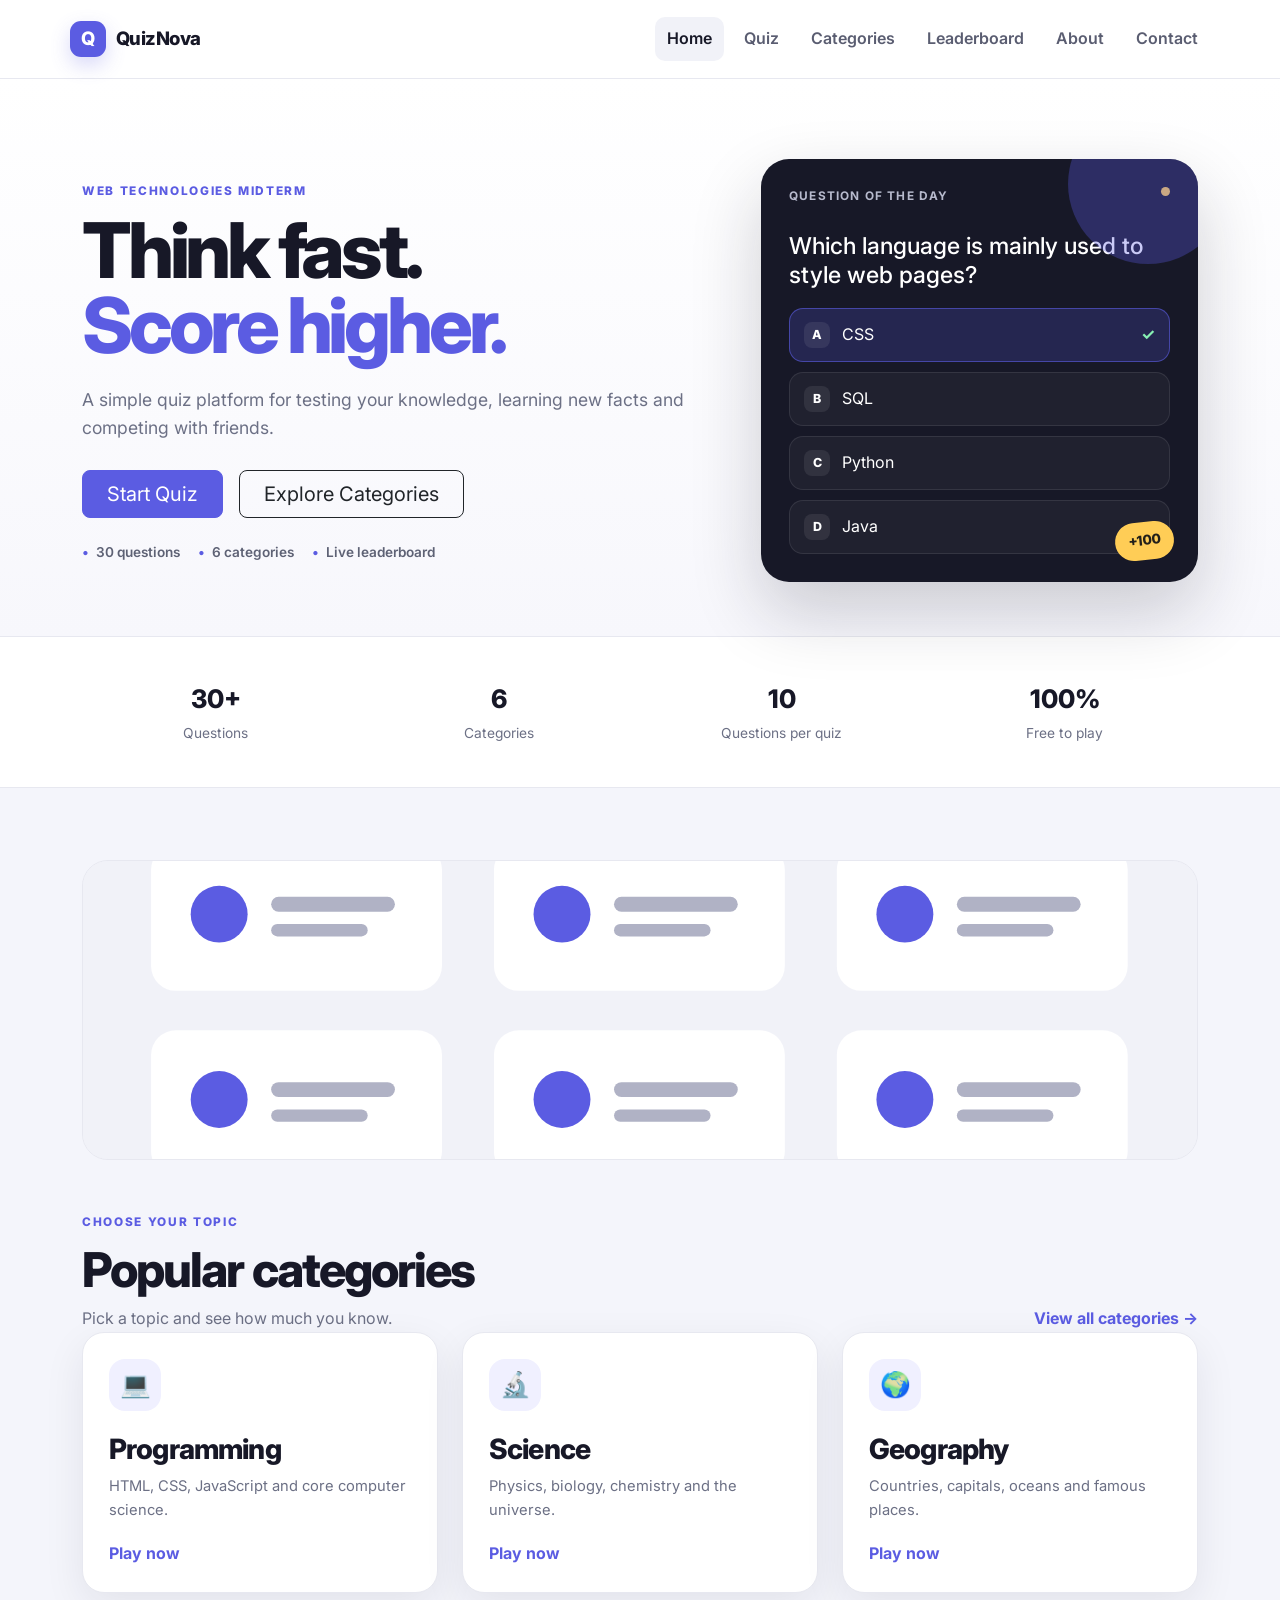
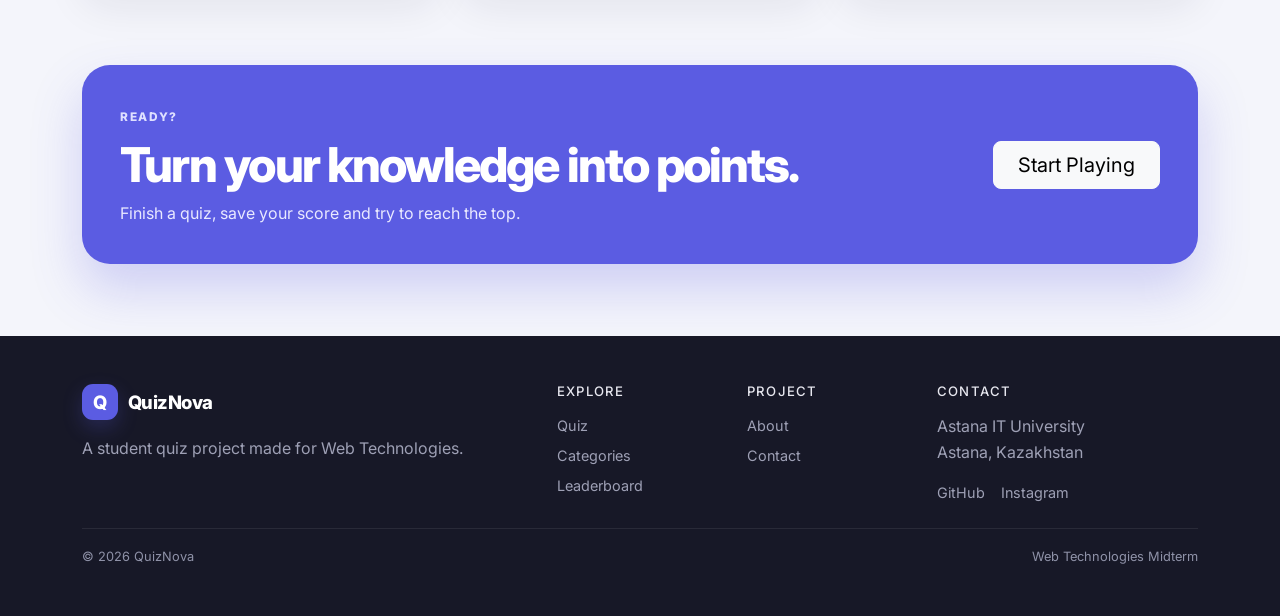
<file: index.html>
<!DOCTYPE html>
<html lang="en">
<head>
    <meta charset="UTF-8">
    <meta name="viewport" content="width=device-width, initial-scale=1.0">
    <title>QuizNova | Home</title>
    <link rel="preconnect" href="https://fonts.googleapis.com">
    <link rel="preconnect" href="https://fonts.gstatic.com" crossorigin>
    <link href="https://fonts.googleapis.com/css2?family=Inter:wght@400;500;600;700;800&display=swap" rel="stylesheet">
    <link href="https://cdn.jsdelivr.net/npm/bootstrap@5.3.3/dist/css/bootstrap.min.css" rel="stylesheet">
    <link rel="stylesheet" href="css/style.css">
</head>
<body>
<header class="site-header">
    <nav class="navbar navbar-expand-lg container py-3">
        <a class="brand" href="index.html"><span class="brand-mark">Q</span><span>QuizNova</span></a>
        <button class="navbar-toggler" type="button" data-bs-toggle="collapse" data-bs-target="#mainNav" aria-label="Toggle navigation">
            <span class="navbar-toggler-icon"></span>
        </button>
        <div class="collapse navbar-collapse" id="mainNav">
            <ul class="navbar-nav ms-auto align-items-lg-center gap-lg-2">
                <li class="nav-item"><a class="nav-link active" href="index.html">Home</a></li>
                <li class="nav-item"><a class="nav-link" href="quiz.html">Quiz</a></li>
                <li class="nav-item"><a class="nav-link" href="categories.html">Categories</a></li>
                <li class="nav-item"><a class="nav-link" href="leaderboard.html">Leaderboard</a></li>
                <li class="nav-item"><a class="nav-link" href="about.html">About</a></li>
                <li class="nav-item"><a class="nav-link" href="contact.html">Contact</a></li>
            </ul>
        </div>
    </nav>
</header>

<main>
    <section class="hero-section">
        <div class="container">
            <div class="row align-items-center g-5">
                <div class="col-lg-7">
                    <span class="eyebrow">WEB TECHNOLOGIES MIDTERM</span>
                    <h1>Think fast.<br><span>Score higher.</span></h1>
                    <p class="hero-text">A simple quiz platform for testing your knowledge, learning new facts and competing with friends.</p>
                    <div class="d-flex flex-wrap gap-3">
                        <a class="btn btn-primary btn-lg px-4" href="quiz.html">Start Quiz</a>
                        <a class="btn btn-outline-dark btn-lg px-4" href="categories.html">Explore Categories</a>
                    </div>
                    <div class="mini-proof mt-4">
                        <span>30 questions</span>
                        <span>6 categories</span>
                        <span>Live leaderboard</span>
                    </div>
                </div>
                <div class="col-lg-5">
                    <div class="hero-card">
                        <div class="hero-card-top">
                            <span>Question of the day</span>
                            <span class="question-dot"></span>
                        </div>
                        <h3>Which language is mainly used to style web pages?</h3>
                        <div class="answer-preview correct"><span>A</span> CSS <strong>✓</strong></div>
                        <div class="answer-preview"><span>B</span> SQL</div>
                        <div class="answer-preview"><span>C</span> Python</div>
                        <div class="answer-preview"><span>D</span> Java</div>
                        <div class="floating-score">+100</div>
                    </div>
                </div>
            </div>
        </div>
    </section>

    <section class="stats-section py-4">
        <div class="container">
            <div class="row g-3">
                <div class="col-6 col-lg-3"><div class="stat-card"><strong>30+</strong><span>Questions</span></div></div>
                <div class="col-6 col-lg-3"><div class="stat-card"><strong>6</strong><span>Categories</span></div></div>
                <div class="col-6 col-lg-3"><div class="stat-card"><strong>10</strong><span>Questions per quiz</span></div></div>
                <div class="col-6 col-lg-3"><div class="stat-card"><strong>100%</strong><span>Free to play</span></div></div>
            </div>
        </div>
    </section>

    <section class="section-space">
        <div class="container">
            <img class="section-illustration mb-5" src="images/category-illustration.svg" alt="Quiz categories illustration" loading="lazy">
            <div class="section-heading d-flex justify-content-between align-items-end flex-wrap gap-3">
                <div>
                    <span class="eyebrow">CHOOSE YOUR TOPIC</span>
                    <h2>Popular categories</h2>
                    <p>Pick a topic and see how much you know.</p>
                </div>
                <a href="categories.html" class="text-link">View all categories →</a>
            </div>
            <div class="row g-4 category-grid">
                <div class="col-md-6 col-lg-4">
                    <article class="category-card">
                        <div class="category-icon">💻</div>
                        <div><h3>Programming</h3><p>HTML, CSS, JavaScript and core computer science.</p></div>
                        <a href="quiz.html?category=Programming" class="stretched-link">Play now</a>
                    </article>
                </div>
                <div class="col-md-6 col-lg-4">
                    <article class="category-card">
                        <div class="category-icon">🔬</div>
                        <div><h3>Science</h3><p>Physics, biology, chemistry and the universe.</p></div>
                        <a href="quiz.html?category=Science" class="stretched-link">Play now</a>
                    </article>
                </div>
                <div class="col-md-6 col-lg-4">
                    <article class="category-card">
                        <div class="category-icon">🌍</div>
                        <div><h3>Geography</h3><p>Countries, capitals, oceans and famous places.</p></div>
                        <a href="quiz.html?category=Geography" class="stretched-link">Play now</a>
                    </article>
                </div>
            </div>
        </div>
    </section>

    <section class="cta-section section-space">
        <div class="container">
            <div class="cta-box">
                <div>
                    <span class="eyebrow">READY?</span>
                    <h2>Turn your knowledge into points.</h2>
                    <p>Finish a quiz, save your score and try to reach the top.</p>
                </div>
                <a class="btn btn-light btn-lg px-4" href="quiz.html">Start Playing</a>
            </div>
        </div>
    </section>
</main>

<footer class="site-footer">
    <div class="container py-5">
        <div class="row g-4">
            <div class="col-lg-5"><a class="brand footer-brand" href="index.html"><span class="brand-mark">Q</span><span>QuizNova</span></a><p class="footer-text mt-3">A student quiz project made for Web Technologies.</p></div>
            <div class="col-6 col-lg-2"><h4>Explore</h4><a href="quiz.html">Quiz</a><a href="categories.html">Categories</a><a href="leaderboard.html">Leaderboard</a></div>
            <div class="col-6 col-lg-2"><h4>Project</h4><a href="about.html">About</a><a href="contact.html">Contact</a></div>
            <div class="col-lg-3"><h4>Contact</h4><p>Astana IT University<br>Astana, Kazakhstan</p><div class="socials"><a href="https://github.com/" target="_blank" rel="noreferrer">GitHub</a><a href="https://www.instagram.com/" target="_blank" rel="noreferrer">Instagram</a></div></div>
        </div>
        <div class="footer-bottom mt-4"><span>© <span class="current-year"></span> QuizNova</span><span>Web Technologies Midterm</span></div>
    </div>
</footer>

<script src="https://cdn.jsdelivr.net/npm/bootstrap@5.3.3/dist/js/bootstrap.bundle.min.js"></script>
<script src="js/app.js"></script>
</body>
</html>
</file>
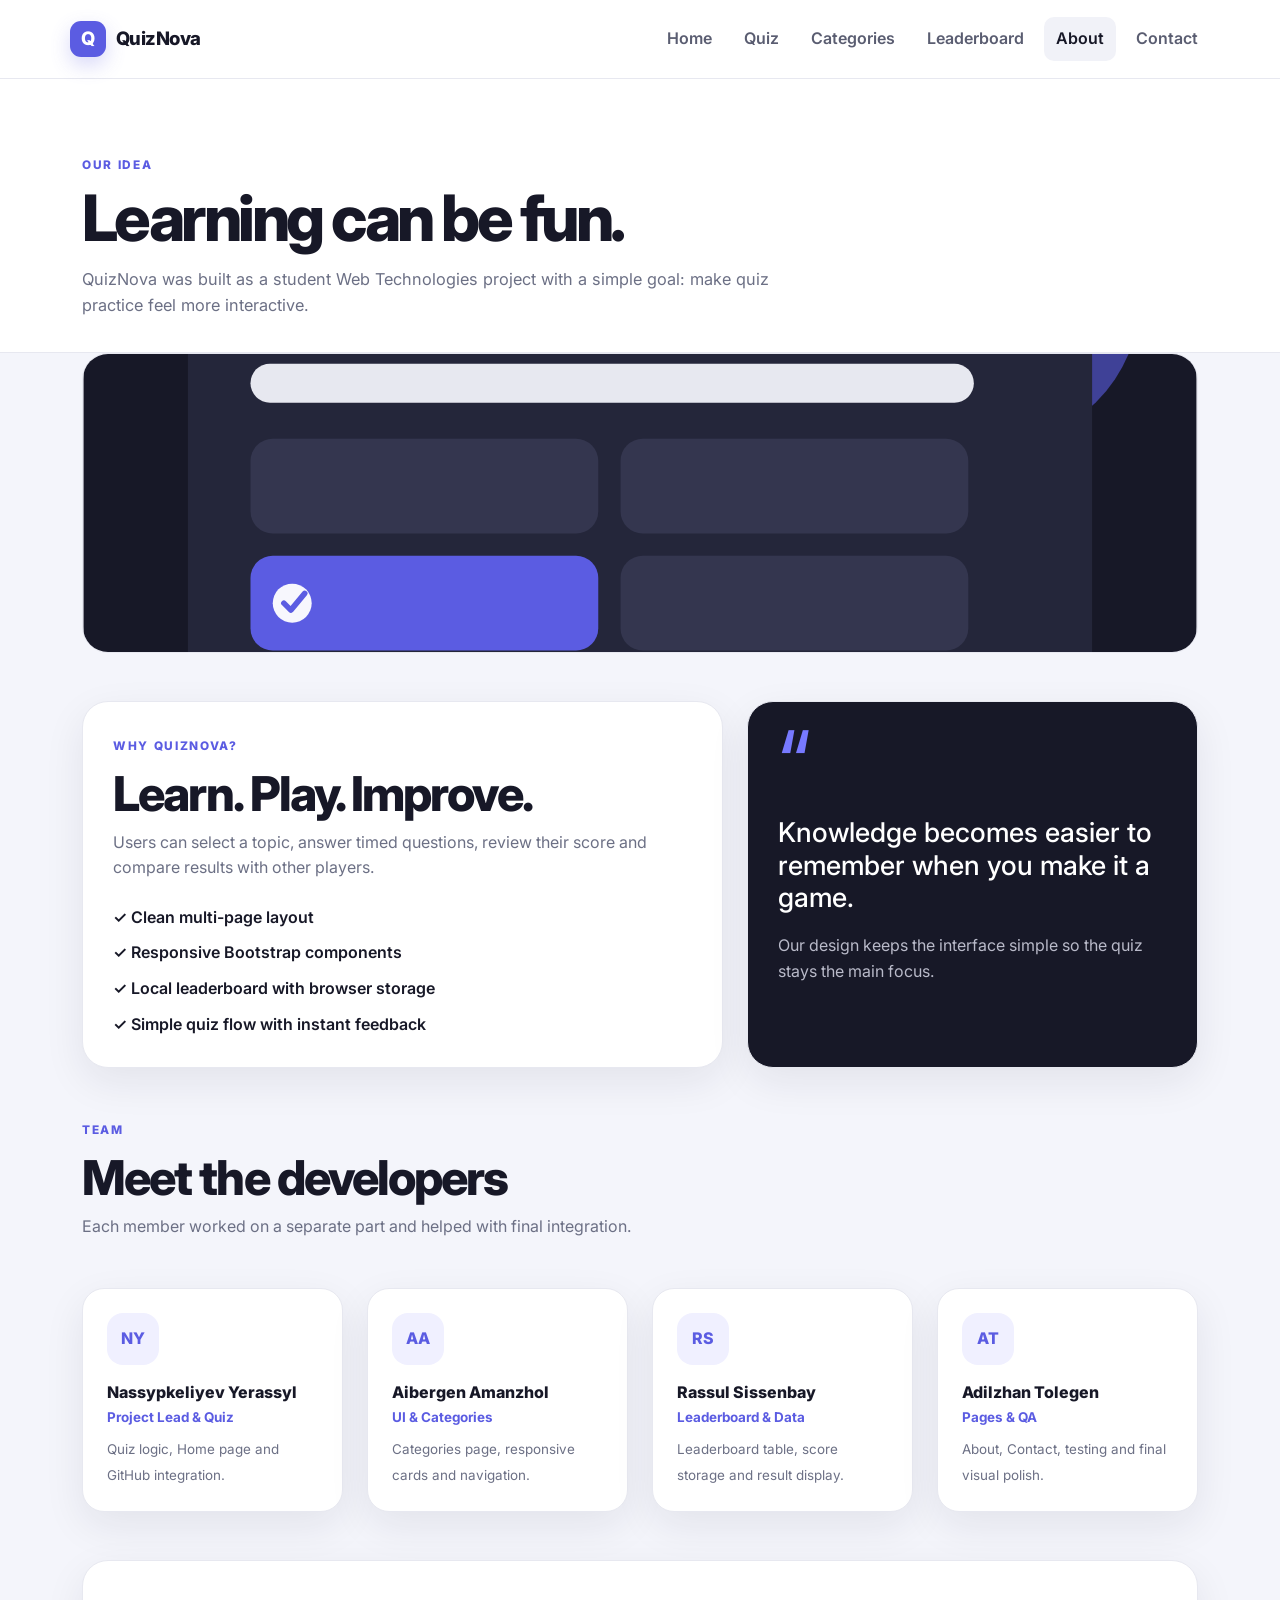
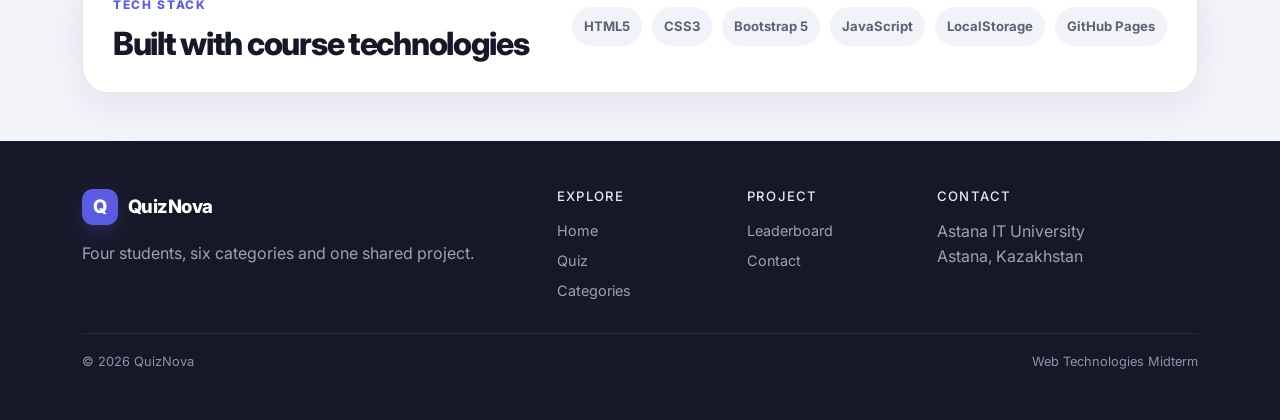
<file: about.html>
<!DOCTYPE html>
<html lang="en">
<head>
    <meta charset="UTF-8">
    <meta name="viewport" content="width=device-width, initial-scale=1.0">
    <title>QuizNova | About</title>
    <link rel="preconnect" href="https://fonts.googleapis.com">
    <link rel="preconnect" href="https://fonts.gstatic.com" crossorigin>
    <link href="https://fonts.googleapis.com/css2?family=Inter:wght@400;500;600;700;800&display=swap" rel="stylesheet">
    <link href="https://cdn.jsdelivr.net/npm/bootstrap@5.3.3/dist/css/bootstrap.min.css" rel="stylesheet">
    <link rel="stylesheet" href="css/style.css">
</head>
<body>
<header class="site-header">
    <nav class="navbar navbar-expand-lg container py-3">
        <a class="brand" href="index.html"><span class="brand-mark">Q</span><span>QuizNova</span></a>
        <button class="navbar-toggler" type="button" data-bs-toggle="collapse" data-bs-target="#mainNav" aria-label="Toggle navigation"><span class="navbar-toggler-icon"></span></button>
        <div class="collapse navbar-collapse" id="mainNav">
            <ul class="navbar-nav ms-auto align-items-lg-center gap-lg-2">
                <li class="nav-item"><a class="nav-link" href="index.html">Home</a></li>
                <li class="nav-item"><a class="nav-link" href="quiz.html">Quiz</a></li>
                <li class="nav-item"><a class="nav-link" href="categories.html">Categories</a></li>
                <li class="nav-item"><a class="nav-link" href="leaderboard.html">Leaderboard</a></li>
                <li class="nav-item"><a class="nav-link active" href="about.html">About</a></li>
                <li class="nav-item"><a class="nav-link" href="contact.html">Contact</a></li>
            </ul>
        </div>
    </nav>
</header>

<main class="page-shell">
    <section class="page-heading"><div class="container"><span class="eyebrow">OUR IDEA</span><h1>Learning can be fun.</h1><p>QuizNova was built as a student Web Technologies project with a simple goal: make quiz practice feel more interactive.</p></div></section>
    <section class="container pb-5">
        <img class="section-illustration mb-5" src="images/quiz-illustration.svg" alt="Quiz interface illustration" loading="lazy">
        <div class="row g-4 align-items-stretch">
            <div class="col-lg-7"><div class="content-card h-100"><span class="eyebrow">WHY QUIZNOVA?</span><h2>Learn. Play. Improve.</h2><p>Users can select a topic, answer timed questions, review their score and compare results with other players.</p><div class="check-list"><div>✓ Clean multi-page layout</div><div>✓ Responsive Bootstrap components</div><div>✓ Local leaderboard with browser storage</div><div>✓ Simple quiz flow with instant feedback</div></div></div></div>
            <div class="col-lg-5"><div class="quote-card h-100"><div class="quote-mark">“</div><h3>Knowledge becomes easier to remember when you make it a game.</h3><p>Our design keeps the interface simple so the quiz stays the main focus.</p></div></div>
        </div>

        <div class="section-heading mt-5 mb-4"><span class="eyebrow">TEAM</span><h2>Meet the developers</h2><p>Each member worked on a separate part and helped with final integration.</p></div>
        <div class="row g-4 team-grid">
            <div class="col-md-6 col-lg-3"><article class="team-card"><div class="avatar">NY</div><h3>Nassypkeliyev Yerassyl</h3><p class="role">Project Lead & Quiz</p><span>Quiz logic, Home page and GitHub integration.</span></article></div>
            <div class="col-md-6 col-lg-3"><article class="team-card"><div class="avatar">AA</div><h3>Aibergen Amanzhol</h3><p class="role">UI & Categories</p><span>Categories page, responsive cards and navigation.</span></article></div>
            <div class="col-md-6 col-lg-3"><article class="team-card"><div class="avatar">RS</div><h3>Rassul Sissenbay</h3><p class="role">Leaderboard & Data</p><span>Leaderboard table, score storage and result display.</span></article></div>
            <div class="col-md-6 col-lg-3"><article class="team-card"><div class="avatar">AT</div><h3>Adilzhan Tolegen</h3><p class="role">Pages & QA</p><span>About, Contact, testing and final visual polish.</span></article></div>
        </div>

        <div class="tech-box mt-5">
            <div><span class="eyebrow">TECH STACK</span><h2>Built with course technologies</h2></div>
            <div class="tech-tags"><span>HTML5</span><span>CSS3</span><span>Bootstrap 5</span><span>JavaScript</span><span>LocalStorage</span><span>GitHub Pages</span></div>
        </div>
    </section>
</main>

<footer class="site-footer">
    <div class="container py-5">
        <div class="row g-4">
            <div class="col-lg-5"><a class="brand footer-brand" href="index.html"><span class="brand-mark">Q</span><span>QuizNova</span></a><p class="footer-text mt-3">Four students, six categories and one shared project.</p></div>
            <div class="col-6 col-lg-2"><h4>Explore</h4><a href="index.html">Home</a><a href="quiz.html">Quiz</a><a href="categories.html">Categories</a></div>
            <div class="col-6 col-lg-2"><h4>Project</h4><a href="leaderboard.html">Leaderboard</a><a href="contact.html">Contact</a></div>
            <div class="col-lg-3"><h4>Contact</h4><p>Astana IT University<br>Astana, Kazakhstan</p></div>
        </div>
        <div class="footer-bottom mt-4"><span>© <span class="current-year"></span> QuizNova</span><span>Web Technologies Midterm</span></div>
    </div>
</footer>

<script src="https://cdn.jsdelivr.net/npm/bootstrap@5.3.3/dist/js/bootstrap.bundle.min.js"></script>
<script src="js/app.js"></script>
</body>
</html>
</file>
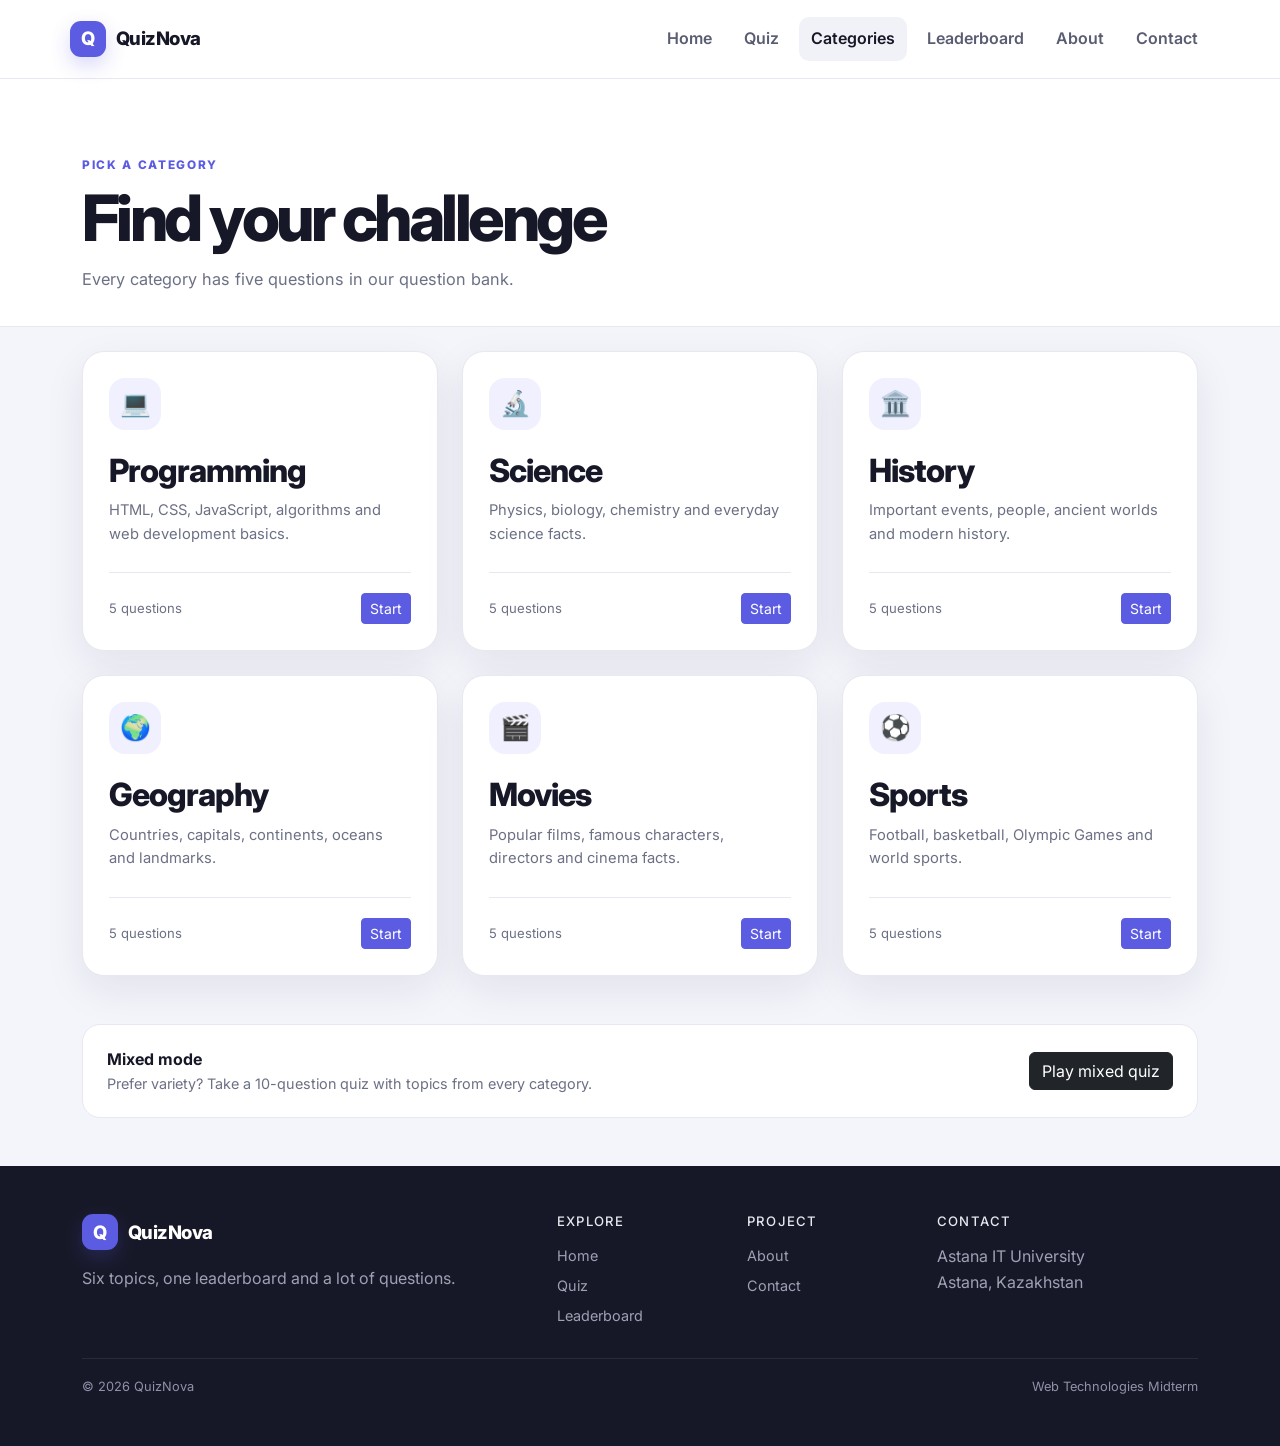
<file: categories.html>
<!DOCTYPE html>
<html lang="en">
<head>
    <meta charset="UTF-8">
    <meta name="viewport" content="width=device-width, initial-scale=1.0">
    <title>QuizNova | Categories</title>
    <link rel="preconnect" href="https://fonts.googleapis.com">
    <link rel="preconnect" href="https://fonts.gstatic.com" crossorigin>
    <link href="https://fonts.googleapis.com/css2?family=Inter:wght@400;500;600;700;800&display=swap" rel="stylesheet">
    <link href="https://cdn.jsdelivr.net/npm/bootstrap@5.3.3/dist/css/bootstrap.min.css" rel="stylesheet">
    <link rel="stylesheet" href="css/style.css">
</head>
<body>
<header class="site-header">
    <nav class="navbar navbar-expand-lg container py-3">
        <a class="brand" href="index.html"><span class="brand-mark">Q</span><span>QuizNova</span></a>
        <button class="navbar-toggler" type="button" data-bs-toggle="collapse" data-bs-target="#mainNav" aria-label="Toggle navigation"><span class="navbar-toggler-icon"></span></button>
        <div class="collapse navbar-collapse" id="mainNav">
            <ul class="navbar-nav ms-auto align-items-lg-center gap-lg-2">
                <li class="nav-item"><a class="nav-link" href="index.html">Home</a></li>
                <li class="nav-item"><a class="nav-link" href="quiz.html">Quiz</a></li>
                <li class="nav-item"><a class="nav-link active" href="categories.html">Categories</a></li>
                <li class="nav-item"><a class="nav-link" href="leaderboard.html">Leaderboard</a></li>
                <li class="nav-item"><a class="nav-link" href="about.html">About</a></li>
                <li class="nav-item"><a class="nav-link" href="contact.html">Contact</a></li>
            </ul>
        </div>
    </nav>
</header>

<main class="page-shell">
    <section class="page-heading"><div class="container"><span class="eyebrow">PICK A CATEGORY</span><h1>Find your challenge</h1><p>Every category has five questions in our question bank.</p></div></section>
    <section class="container pb-5">
        <div class="row g-4 category-page-grid">
            <div class="col-md-6 col-lg-4"><article class="category-card large-card"><div class="category-icon">💻</div><h2>Programming</h2><p>HTML, CSS, JavaScript, algorithms and web development basics.</p><div class="card-meta"><span>5 questions</span><a class="btn btn-sm btn-primary" href="quiz.html?category=Programming">Start</a></div></article></div>
            <div class="col-md-6 col-lg-4"><article class="category-card large-card"><div class="category-icon">🔬</div><h2>Science</h2><p>Physics, biology, chemistry and everyday science facts.</p><div class="card-meta"><span>5 questions</span><a class="btn btn-sm btn-primary" href="quiz.html?category=Science">Start</a></div></article></div>
            <div class="col-md-6 col-lg-4"><article class="category-card large-card"><div class="category-icon">🏛️</div><h2>History</h2><p>Important events, people, ancient worlds and modern history.</p><div class="card-meta"><span>5 questions</span><a class="btn btn-sm btn-primary" href="quiz.html?category=History">Start</a></div></article></div>
            <div class="col-md-6 col-lg-4"><article class="category-card large-card"><div class="category-icon">🌍</div><h2>Geography</h2><p>Countries, capitals, continents, oceans and landmarks.</p><div class="card-meta"><span>5 questions</span><a class="btn btn-sm btn-primary" href="quiz.html?category=Geography">Start</a></div></article></div>
            <div class="col-md-6 col-lg-4"><article class="category-card large-card"><div class="category-icon">🎬</div><h2>Movies</h2><p>Popular films, famous characters, directors and cinema facts.</p><div class="card-meta"><span>5 questions</span><a class="btn btn-sm btn-primary" href="quiz.html?category=Movies">Start</a></div></article></div>
            <div class="col-md-6 col-lg-4"><article class="category-card large-card"><div class="category-icon">⚽</div><h2>Sports</h2><p>Football, basketball, Olympic Games and world sports.</p><div class="card-meta"><span>5 questions</span><a class="btn btn-sm btn-primary" href="quiz.html?category=Sports">Start</a></div></article></div>
        </div>

        <div class="info-strip mt-5">
            <div><strong>Mixed mode</strong><span>Prefer variety? Take a 10-question quiz with topics from every category.</span></div>
            <a class="btn btn-dark" href="quiz.html">Play mixed quiz</a>
        </div>
    </section>
</main>

<footer class="site-footer">
    <div class="container py-5">
        <div class="row g-4">
            <div class="col-lg-5"><a class="brand footer-brand" href="index.html"><span class="brand-mark">Q</span><span>QuizNova</span></a><p class="footer-text mt-3">Six topics, one leaderboard and a lot of questions.</p></div>
            <div class="col-6 col-lg-2"><h4>Explore</h4><a href="index.html">Home</a><a href="quiz.html">Quiz</a><a href="leaderboard.html">Leaderboard</a></div>
            <div class="col-6 col-lg-2"><h4>Project</h4><a href="about.html">About</a><a href="contact.html">Contact</a></div>
            <div class="col-lg-3"><h4>Contact</h4><p>Astana IT University<br>Astana, Kazakhstan</p></div>
        </div>
        <div class="footer-bottom mt-4"><span>© <span class="current-year"></span> QuizNova</span><span>Web Technologies Midterm</span></div>
    </div>
</footer>

<script src="https://cdn.jsdelivr.net/npm/bootstrap@5.3.3/dist/js/bootstrap.bundle.min.js"></script>
<script src="js/app.js"></script>
</body>
</html>
</file>
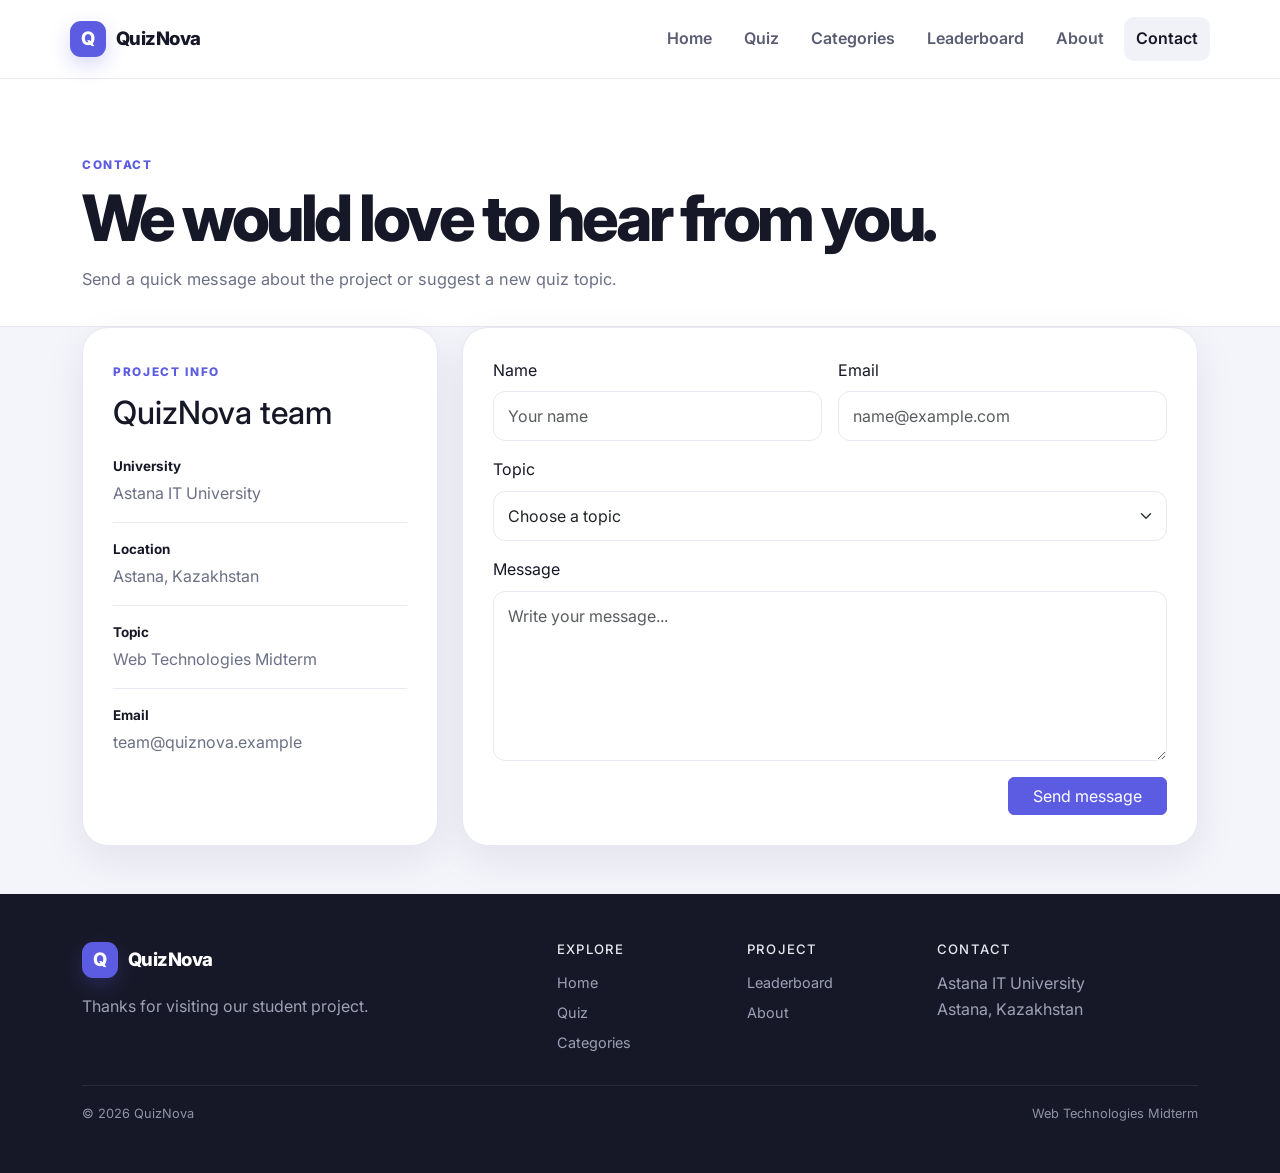
<file: contact.html>
<!DOCTYPE html>
<html lang="en">
<head>
    <meta charset="UTF-8">
    <meta name="viewport" content="width=device-width, initial-scale=1.0">
    <title>QuizNova | Contact</title>
    <link rel="preconnect" href="https://fonts.googleapis.com">
    <link rel="preconnect" href="https://fonts.gstatic.com" crossorigin>
    <link href="https://fonts.googleapis.com/css2?family=Inter:wght@400;500;600;700;800&display=swap" rel="stylesheet">
    <link href="https://cdn.jsdelivr.net/npm/bootstrap@5.3.3/dist/css/bootstrap.min.css" rel="stylesheet">
    <link rel="stylesheet" href="css/style.css">
</head>
<body>
<header class="site-header">
    <nav class="navbar navbar-expand-lg container py-3">
        <a class="brand" href="index.html"><span class="brand-mark">Q</span><span>QuizNova</span></a>
        <button class="navbar-toggler" type="button" data-bs-toggle="collapse" data-bs-target="#mainNav" aria-label="Toggle navigation"><span class="navbar-toggler-icon"></span></button>
        <div class="collapse navbar-collapse" id="mainNav">
            <ul class="navbar-nav ms-auto align-items-lg-center gap-lg-2">
                <li class="nav-item"><a class="nav-link" href="index.html">Home</a></li>
                <li class="nav-item"><a class="nav-link" href="quiz.html">Quiz</a></li>
                <li class="nav-item"><a class="nav-link" href="categories.html">Categories</a></li>
                <li class="nav-item"><a class="nav-link" href="leaderboard.html">Leaderboard</a></li>
                <li class="nav-item"><a class="nav-link" href="about.html">About</a></li>
                <li class="nav-item"><a class="nav-link active" href="contact.html">Contact</a></li>
            </ul>
        </div>
    </nav>
</header>

<main class="page-shell">
    <section class="page-heading"><div class="container"><span class="eyebrow">CONTACT</span><h1>We would love to hear from you.</h1><p>Send a quick message about the project or suggest a new quiz topic.</p></div></section>
    <section class="container pb-5">
        <div class="row g-4">
            <div class="col-lg-4"><div class="contact-info"><span class="eyebrow">PROJECT INFO</span><h2>QuizNova team</h2><div class="info-item"><strong>University</strong><span>Astana IT University</span></div><div class="info-item"><strong>Location</strong><span>Astana, Kazakhstan</span></div><div class="info-item"><strong>Topic</strong><span>Web Technologies Midterm</span></div><div class="info-item"><strong>Email</strong><span>team@quiznova.example</span></div></div></div>
            <div class="col-lg-8"><div class="form-card"><form id="contactForm" novalidate>
                <div class="row g-3">
                    <div class="col-md-6"><label for="name" class="form-label">Name</label><input id="name" class="form-control" type="text" required placeholder="Your name"></div>
                    <div class="col-md-6"><label for="email" class="form-label">Email</label><input id="email" class="form-control" type="email" required placeholder="name@example.com"></div>
                    <div class="col-12"><label for="topic" class="form-label">Topic</label><select id="topic" class="form-select" required><option value="">Choose a topic</option><option>Feedback</option><option>New category</option><option>Technical issue</option><option>Other</option></select></div>
                    <div class="col-12"><label for="message" class="form-label">Message</label><textarea id="message" class="form-control" rows="6" required placeholder="Write your message..."></textarea></div>
                    <div class="col-12 d-flex align-items-center justify-content-between flex-wrap gap-3"><span id="formStatus" class="form-status"></span><button class="btn btn-primary px-4" type="submit">Send message</button></div>
                </div>
            </form></div></div>
        </div>
    </section>
</main>

<footer class="site-footer">
    <div class="container py-5">
        <div class="row g-4">
            <div class="col-lg-5"><a class="brand footer-brand" href="index.html"><span class="brand-mark">Q</span><span>QuizNova</span></a><p class="footer-text mt-3">Thanks for visiting our student project.</p></div>
            <div class="col-6 col-lg-2"><h4>Explore</h4><a href="index.html">Home</a><a href="quiz.html">Quiz</a><a href="categories.html">Categories</a></div>
            <div class="col-6 col-lg-2"><h4>Project</h4><a href="leaderboard.html">Leaderboard</a><a href="about.html">About</a></div>
            <div class="col-lg-3"><h4>Contact</h4><p>Astana IT University<br>Astana, Kazakhstan</p></div>
        </div>
        <div class="footer-bottom mt-4"><span>© <span class="current-year"></span> QuizNova</span><span>Web Technologies Midterm</span></div>
    </div>
</footer>

<script src="https://cdn.jsdelivr.net/npm/bootstrap@5.3.3/dist/js/bootstrap.bundle.min.js"></script>
<script src="js/app.js"></script>
<script src="js/contact.js"></script>
</body>
</html>
</file>
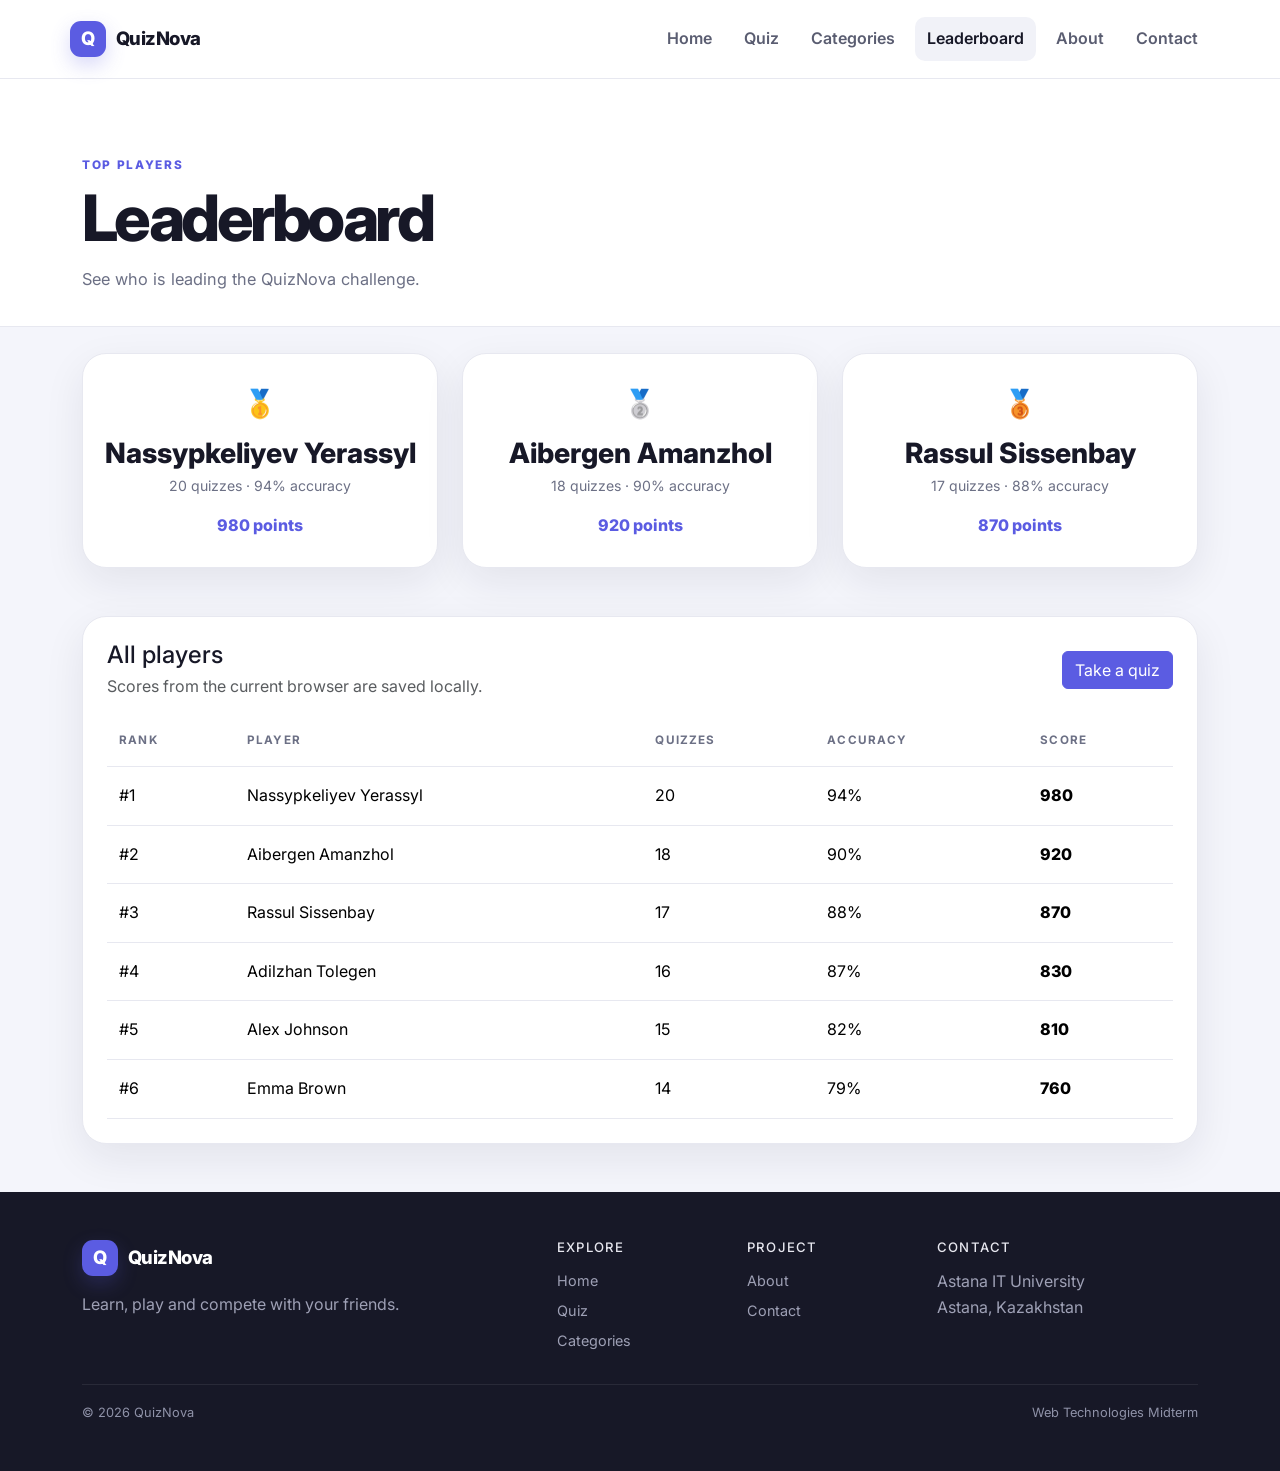
<file: leaderboard.html>
<!DOCTYPE html>
<html lang="en">
<head>
    <meta charset="UTF-8">
    <meta name="viewport" content="width=device-width, initial-scale=1.0">
    <title>QuizNova | Leaderboard</title>
    <link rel="preconnect" href="https://fonts.googleapis.com">
    <link rel="preconnect" href="https://fonts.gstatic.com" crossorigin>
    <link href="https://fonts.googleapis.com/css2?family=Inter:wght@400;500;600;700;800&display=swap" rel="stylesheet">
    <link href="https://cdn.jsdelivr.net/npm/bootstrap@5.3.3/dist/css/bootstrap.min.css" rel="stylesheet">
    <link rel="stylesheet" href="css/style.css">
</head>
<body>
<header class="site-header">
    <nav class="navbar navbar-expand-lg container py-3">
        <a class="brand" href="index.html"><span class="brand-mark">Q</span><span>QuizNova</span></a>
        <button class="navbar-toggler" type="button" data-bs-toggle="collapse" data-bs-target="#mainNav" aria-label="Toggle navigation"><span class="navbar-toggler-icon"></span></button>
        <div class="collapse navbar-collapse" id="mainNav">
            <ul class="navbar-nav ms-auto align-items-lg-center gap-lg-2">
                <li class="nav-item"><a class="nav-link" href="index.html">Home</a></li>
                <li class="nav-item"><a class="nav-link" href="quiz.html">Quiz</a></li>
                <li class="nav-item"><a class="nav-link" href="categories.html">Categories</a></li>
                <li class="nav-item"><a class="nav-link active" href="leaderboard.html">Leaderboard</a></li>
                <li class="nav-item"><a class="nav-link" href="about.html">About</a></li>
                <li class="nav-item"><a class="nav-link" href="contact.html">Contact</a></li>
            </ul>
        </div>
    </nav>
</header>

<main class="page-shell">
    <section class="page-heading"><div class="container"><span class="eyebrow">TOP PLAYERS</span><h1>Leaderboard</h1><p>See who is leading the QuizNova challenge.</p></div></section>
    <section class="container pb-5">
        <div id="podium" class="row g-4 justify-content-center podium-row"></div>
        <div class="table-shell mt-5">
            <div class="d-flex justify-content-between align-items-center flex-wrap gap-3 mb-3">
                <div><h2 class="h4 mb-1">All players</h2><p class="mb-0 text-muted">Scores from the current browser are saved locally.</p></div>
                <a href="quiz.html" class="btn btn-primary">Take a quiz</a>
            </div>
            <div class="table-responsive">
                <table class="table leaderboard-table align-middle mb-0">
                    <thead><tr><th>Rank</th><th>Player</th><th>Quizzes</th><th>Accuracy</th><th>Score</th></tr></thead>
                    <tbody id="leaderboardBody"></tbody>
                </table>
            </div>
        </div>
    </section>
</main>

<footer class="site-footer">
    <div class="container py-5">
        <div class="row g-4">
            <div class="col-lg-5"><a class="brand footer-brand" href="index.html"><span class="brand-mark">Q</span><span>QuizNova</span></a><p class="footer-text mt-3">Learn, play and compete with your friends.</p></div>
            <div class="col-6 col-lg-2"><h4>Explore</h4><a href="index.html">Home</a><a href="quiz.html">Quiz</a><a href="categories.html">Categories</a></div>
            <div class="col-6 col-lg-2"><h4>Project</h4><a href="about.html">About</a><a href="contact.html">Contact</a></div>
            <div class="col-lg-3"><h4>Contact</h4><p>Astana IT University<br>Astana, Kazakhstan</p></div>
        </div>
        <div class="footer-bottom mt-4"><span>© <span class="current-year"></span> QuizNova</span><span>Web Technologies Midterm</span></div>
    </div>
</footer>

<script src="https://cdn.jsdelivr.net/npm/bootstrap@5.3.3/dist/js/bootstrap.bundle.min.js"></script>
<script src="js/app.js"></script>
<script src="js/leaderboard.js"></script>
</body>
</html>
</file>
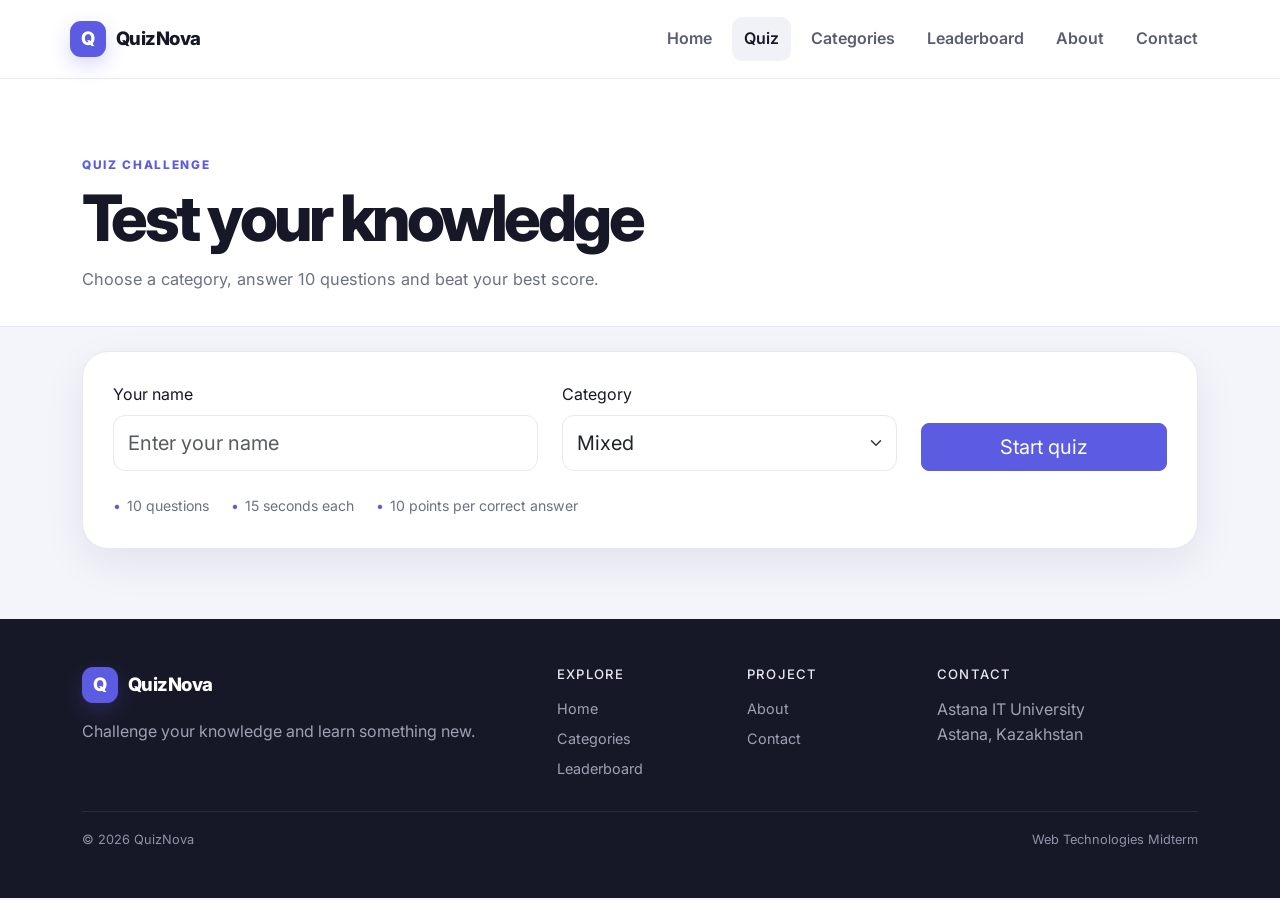
<file: quiz.html>
<!DOCTYPE html>
<html lang="en">
<head>
    <meta charset="UTF-8">
    <meta name="viewport" content="width=device-width, initial-scale=1.0">
    <title>QuizNova | Quiz</title>
    <link rel="preconnect" href="https://fonts.googleapis.com">
    <link rel="preconnect" href="https://fonts.gstatic.com" crossorigin>
    <link href="https://fonts.googleapis.com/css2?family=Inter:wght@400;500;600;700;800&display=swap" rel="stylesheet">
    <link href="https://cdn.jsdelivr.net/npm/bootstrap@5.3.3/dist/css/bootstrap.min.css" rel="stylesheet">
    <link rel="stylesheet" href="css/style.css">
</head>
<body>
<header class="site-header">
    <nav class="navbar navbar-expand-lg container py-3">
        <a class="brand" href="index.html"><span class="brand-mark">Q</span><span>QuizNova</span></a>
        <button class="navbar-toggler" type="button" data-bs-toggle="collapse" data-bs-target="#mainNav" aria-label="Toggle navigation"><span class="navbar-toggler-icon"></span></button>
        <div class="collapse navbar-collapse" id="mainNav">
            <ul class="navbar-nav ms-auto align-items-lg-center gap-lg-2">
                <li class="nav-item"><a class="nav-link" href="index.html">Home</a></li>
                <li class="nav-item"><a class="nav-link active" href="quiz.html">Quiz</a></li>
                <li class="nav-item"><a class="nav-link" href="categories.html">Categories</a></li>
                <li class="nav-item"><a class="nav-link" href="leaderboard.html">Leaderboard</a></li>
                <li class="nav-item"><a class="nav-link" href="about.html">About</a></li>
                <li class="nav-item"><a class="nav-link" href="contact.html">Contact</a></li>
            </ul>
        </div>
    </nav>
</header>

<main class="page-shell">
    <section class="page-heading">
        <div class="container">
            <span class="eyebrow">QUIZ CHALLENGE</span>
            <h1>Test your knowledge</h1>
            <p>Choose a category, answer 10 questions and beat your best score.</p>
        </div>
    </section>

    <section class="container pb-5">
        <div id="quizSetup" class="quiz-panel">
            <div class="row g-4 align-items-end">
                <div class="col-lg-5">
                    <label for="playerName" class="form-label">Your name</label>
                    <input id="playerName" type="text" class="form-control form-control-lg" maxlength="24" placeholder="Enter your name">
                </div>
                <div class="col-lg-4">
                    <label for="categorySelect" class="form-label">Category</label>
                    <select id="categorySelect" class="form-select form-select-lg">
                        <option value="Mixed">Mixed</option>
                        <option value="Programming">Programming</option>
                        <option value="Science">Science</option>
                        <option value="History">History</option>
                        <option value="Geography">Geography</option>
                        <option value="Movies">Movies</option>
                        <option value="Sports">Sports</option>
                    </select>
                </div>
                <div class="col-lg-3"><button id="startQuiz" class="btn btn-primary btn-lg w-100">Start quiz</button></div>
            </div>
            <div class="quiz-rules mt-4">
                <span>10 questions</span><span>15 seconds each</span><span>10 points per correct answer</span>
            </div>
        </div>

        <div id="quizArea" class="quiz-panel d-none">
            <div class="quiz-topline">
                <div><span id="questionLabel">Question 1 of 10</span><span class="score-pill">Score: <strong id="scoreValue">0</strong></span></div>
                <div class="timer-pill">Time <strong id="timerValue">15</strong>s</div>
            </div>
            <div class="progress quiz-progress" role="progressbar" aria-label="Quiz progress"><div id="progressBar" class="progress-bar"></div></div>
            <div class="question-card mt-4">
                <h2 id="questionText">Question goes here</h2>
                <div id="answers" class="answers-grid"></div>
                <div class="d-flex justify-content-between align-items-center mt-4 gap-3 flex-wrap">
                    <span id="feedback" class="feedback"></span>
                    <button id="nextQuestion" class="btn btn-dark px-4" disabled>Next question</button>
                </div>
            </div>
        </div>

        <div id="resultArea" class="quiz-panel d-none text-center">
            <div class="result-icon">🏆</div>
            <span class="eyebrow">QUIZ COMPLETE</span>
            <h2 id="resultTitle">Great job!</h2>
            <p id="resultMessage" class="result-message"></p>
            <div class="result-stats row justify-content-center g-3 my-4">
                <div class="col-6 col-md-3"><div class="result-box"><strong id="finalScore">0</strong><span>Points</span></div></div>
                <div class="col-6 col-md-3"><div class="result-box"><strong id="finalCorrect">0/10</strong><span>Correct</span></div></div>
                <div class="col-6 col-md-3"><div class="result-box"><strong id="finalPercent">0%</strong><span>Accuracy</span></div></div>
            </div>
            <div class="d-flex justify-content-center gap-3 flex-wrap"><button id="playAgain" class="btn btn-primary px-4">Play again</button><a class="btn btn-outline-dark px-4" href="leaderboard.html">View leaderboard</a></div>
        </div>
    </section>
</main>

<footer class="site-footer">
    <div class="container py-5">
        <div class="row g-4">
            <div class="col-lg-5"><a class="brand footer-brand" href="index.html"><span class="brand-mark">Q</span><span>QuizNova</span></a><p class="footer-text mt-3">Challenge your knowledge and learn something new.</p></div>
            <div class="col-6 col-lg-2"><h4>Explore</h4><a href="index.html">Home</a><a href="categories.html">Categories</a><a href="leaderboard.html">Leaderboard</a></div>
            <div class="col-6 col-lg-2"><h4>Project</h4><a href="about.html">About</a><a href="contact.html">Contact</a></div>
            <div class="col-lg-3"><h4>Contact</h4><p>Astana IT University<br>Astana, Kazakhstan</p></div>
        </div>
        <div class="footer-bottom mt-4"><span>© <span class="current-year"></span> QuizNova</span><span>Web Technologies Midterm</span></div>
    </div>
</footer>

<script src="https://cdn.jsdelivr.net/npm/bootstrap@5.3.3/dist/js/bootstrap.bundle.min.js"></script>
<script src="js/app.js"></script>
<script src="js/quiz.js"></script>
</body>
</html>
</file>
<file: css/style.css>
:root {
    --primary: #5b5ce2;
    --primary-dark: #4243bb;
    --ink: #171827;
    --muted: #6c7085;
    --surface: #ffffff;
    --soft: #f4f5fb;
    --line: #e7e8f0;
    --accent: #ffcd56;
    --radius: 22px;
    --shadow: 0 14px 40px rgba(29, 31, 50, 0.08);
}

* { box-sizing: border-box; }
html { scroll-behavior: smooth; }
body {
    margin: 0;
    color: var(--ink);
    background: var(--soft);
    font-family: "Inter", sans-serif;
    line-height: 1.6;
}
a { color: inherit; text-decoration: none; }
img { max-width: 100%; display: block; }

.site-header {
    position: relative;
    z-index: 20;
    background: rgba(255, 255, 255, 0.96);
    border-bottom: 1px solid var(--line);
}
.navbar { min-height: 78px; }
.brand { display: inline-flex; align-items: center; gap: 10px; font-weight: 800; font-size: 1.16rem; letter-spacing: -0.03em; }
.brand-mark {
    width: 36px;
    height: 36px;
    display: inline-grid;
    place-items: center;
    border-radius: 11px;
    color: #fff;
    background: var(--primary);
    box-shadow: 0 8px 20px rgba(91, 92, 226, 0.24);
}
.nav-link { font-weight: 600; color: #5a5d71 !important; border-radius: 10px; padding: 9px 12px !important; }
.nav-link:hover, .nav-link:focus, .nav-link.active { color: var(--ink) !important; background: #f1f2f8; }
.navbar-toggler { border: 0; padding: 6px; }
.navbar-toggler:focus { box-shadow: none; }

.hero-section { padding: 80px 0 54px; background: linear-gradient(180deg, #fff 0%, #f7f7fc 100%); }
.eyebrow { display: inline-block; margin-bottom: 12px; font-size: 0.74rem; font-weight: 800; letter-spacing: 0.14em; color: var(--primary); }
.hero-section h1, .page-heading h1 { font-size: clamp(2.8rem, 6vw, 5.2rem); line-height: 0.98; letter-spacing: -0.055em; font-weight: 800; margin-bottom: 22px; }
.hero-section h1 span { color: var(--primary); }
.hero-text { max-width: 640px; color: var(--muted); font-size: 1.1rem; margin-bottom: 28px; }
.mini-proof { display: flex; flex-wrap: wrap; gap: 10px 18px; font-size: 0.85rem; color: #5e6275; font-weight: 600; }
.mini-proof span::before { content: "•"; color: var(--primary); margin-right: 7px; }

.hero-card { position: relative; background: #171827; color: #fff; border-radius: 28px; padding: 28px; box-shadow: 0 30px 70px rgba(23, 24, 40, 0.2); overflow: hidden; }
.hero-card::before { content: ""; position: absolute; width: 160px; height: 160px; border-radius: 50%; background: rgba(91,92,226,.32); top: -55px; right: -30px; }
.hero-card-top { display: flex; justify-content: space-between; font-size: 0.74rem; font-weight: 700; color: #b7bacd; text-transform: uppercase; letter-spacing: .1em; }
.question-dot { width: 9px; height: 9px; background: var(--accent); border-radius: 50%; }
.hero-card h3 { font-size: 1.45rem; line-height: 1.25; margin: 26px 0 18px; max-width: 430px; }
.answer-preview { display: flex; align-items: center; gap: 12px; padding: 13px 14px; border: 1px solid rgba(255,255,255,.09); border-radius: 14px; margin-top: 10px; background: rgba(255,255,255,.04); }
.answer-preview span { width: 26px; height: 26px; display: inline-grid; place-items: center; border-radius: 8px; background: rgba(255,255,255,.08); font-size: .78rem; font-weight: 800; }
.answer-preview.correct { background: rgba(91,92,226,.22); border-color: rgba(91,92,226,.6); }
.answer-preview strong { margin-left: auto; color: #87f0b3; }
.floating-score { position: absolute; right: 24px; bottom: 22px; padding: 8px 13px; border-radius: 999px; background: var(--accent); color: #23201a; font-weight: 800; font-size: 0.85rem; transform: rotate(-6deg); }

.stats-section { background: #fff; border-top: 1px solid var(--line); border-bottom: 1px solid var(--line); }
.stat-card { text-align: center; padding: 18px 10px; }
.stat-card strong { display: block; font-size: 1.6rem; font-weight: 800; }
.stat-card span { color: var(--muted); font-size: .86rem; }
.section-space { padding: 72px 0; }
.section-heading h2, .cta-box h2, .content-card h2, .tech-box h2 { font-size: clamp(2rem, 4vw, 3rem); letter-spacing: -0.04em; line-height: 1.08; margin: 0 0 10px; font-weight: 800; }
.section-heading p { color: var(--muted); margin: 0; }
.text-link { font-weight: 700; color: var(--primary); }
.text-link:hover, .text-link:focus { color: var(--primary-dark); }

.category-grid .category-card:nth-child(2n) { transform: translateY(10px); }
.category-card { position: relative; height: 100%; padding: 26px; background: #fff; border: 1px solid var(--line); border-radius: var(--radius); box-shadow: var(--shadow); transition: transform .2s ease, box-shadow .2s ease; }
.category-card:hover { transform: translateY(-6px); box-shadow: 0 20px 45px rgba(29,31,50,.12); }
.category-grid .category-card:nth-child(2n):hover { transform: translateY(4px); }
.category-icon { width: 52px; height: 52px; display: grid; place-items: center; font-size: 1.55rem; border-radius: 16px; background: #f0f0ff; margin-bottom: 22px; }
.category-card h2, .category-card h3 { margin: 0 0 9px; font-weight: 800; letter-spacing: -0.03em; }
.category-card p { margin: 0; color: var(--muted); font-size: .92rem; }
.category-card .stretched-link { display: block; margin-top: 18px; color: var(--primary); font-weight: 700; }
.large-card .card-meta { display: flex; justify-content: space-between; align-items: center; margin-top: 26px; padding-top: 20px; border-top: 1px solid var(--line); font-size: .82rem; color: var(--muted); }

.cta-section { padding-top: 0; }
.cta-box { display: flex; justify-content: space-between; align-items: center; gap: 24px; padding: 38px; border-radius: 28px; background: var(--primary); color: #fff; box-shadow: 0 25px 50px rgba(91,92,226,.25); }
.cta-box .eyebrow { color: #dfe0ff; }
.cta-box p { margin: 0; color: #e9e9ff; }
.btn-primary { background: var(--primary); border-color: var(--primary); }
.btn-primary:hover, .btn-primary:focus { background: var(--primary-dark); border-color: var(--primary-dark); }
.btn:focus-visible, a:focus-visible, input:focus-visible, select:focus-visible, textarea:focus-visible { outline: 3px solid rgba(91,92,226,.24); outline-offset: 2px; }

.page-shell { min-height: 60vh; }
.page-heading { padding: 72px 0 34px; background: #fff; border-bottom: 1px solid var(--line); }
.page-heading h1 { font-size: clamp(2.6rem, 5vw, 4.4rem); margin-bottom: 16px; }
.page-heading p { max-width: 740px; margin: 0; color: var(--muted); font-size: 1.02rem; }
.category-page-grid { padding-top: 24px; }
.info-strip { display: flex; justify-content: space-between; align-items: center; gap: 22px; padding: 22px 24px; background: #fff; border: 1px solid var(--line); border-radius: 18px; }
.info-strip strong { display: block; }
.info-strip span { display: block; color: var(--muted); font-size: .9rem; }

.quiz-panel, .content-card, .form-card, .contact-info, .tech-box, .quote-card { background: #fff; border: 1px solid var(--line); border-radius: 26px; box-shadow: var(--shadow); }
.quiz-panel { padding: 30px; margin-top: 24px; }
.quiz-rules { display: flex; flex-wrap: wrap; gap: 10px 22px; color: var(--muted); font-size: .88rem; }
.quiz-rules span::before { content: "•"; color: var(--primary); margin-right: 6px; }
.quiz-topline { display: flex; justify-content: space-between; align-items: center; gap: 12px; font-weight: 700; }
.score-pill, .timer-pill { display: inline-flex; gap: 6px; align-items: center; margin-left: 12px; padding: 7px 11px; border-radius: 999px; background: #f1f2f8; color: #5c6074; font-size: .78rem; }
.timer-pill { margin-left: 0; background: #fff5cf; color: #6d5a12; }
.quiz-progress { height: 10px; margin-top: 18px; background: #eff0f5; }
.quiz-progress .progress-bar { background: var(--primary); }
.question-card { padding: 30px; border: 1px solid var(--line); border-radius: 22px; background: #fbfbfe; }
.question-card h2 { font-size: clamp(1.4rem, 3vw, 2.05rem); line-height: 1.22; margin: 0; font-weight: 800; letter-spacing: -0.03em; }
.answers-grid { display: grid; grid-template-columns: 1fr 1fr; gap: 14px; margin-top: 26px; }
.answer-btn { width: 100%; text-align: left; padding: 15px 16px; border: 1px solid var(--line); border-radius: 14px; background: #fff; color: var(--ink); font-weight: 600; transition: .15s ease; }
.answer-btn:hover:not(:disabled) { border-color: rgba(91,92,226,.4); transform: translateY(-2px); }
.answer-btn.correct { border-color: #55c586; background: #ecfff4; }
.answer-btn.wrong { border-color: #ed7676; background: #fff0f0; }
.answer-index { display: inline-grid; place-items: center; width: 28px; height: 28px; margin-right: 10px; border-radius: 9px; background: #f0f1f7; font-size: .78rem; }
.feedback { color: var(--muted); font-size: .88rem; font-weight: 600; }
.result-icon { font-size: 3.2rem; margin-bottom: 8px; }
.result-message { color: var(--muted); max-width: 620px; margin: 0 auto; }
.result-box { padding: 16px; border-radius: 16px; background: #f6f6fb; }
.result-box strong { display: block; font-size: 1.45rem; font-weight: 800; }
.result-box span { color: var(--muted); font-size: .78rem; }

.podium-row { padding-top: 26px; }
.podium-card { position: relative; padding: 28px 18px; text-align: center; background: #fff; border: 1px solid var(--line); border-radius: 24px; box-shadow: var(--shadow); }
.podium-rank { font-size: 1.7rem; }
.podium-card h3 { margin: 12px 0 4px; font-weight: 800; }
.podium-card p { margin: 0; color: var(--muted); font-size: .88rem; }
.podium-score { margin-top: 16px; font-weight: 800; color: var(--primary); }
.table-shell { background: #fff; border: 1px solid var(--line); border-radius: 24px; padding: 24px; box-shadow: var(--shadow); }
.leaderboard-table > :not(caption) > * > * { padding: 16px 12px; border-color: var(--line); }
.leaderboard-table thead th { color: var(--muted); text-transform: uppercase; font-size: .73rem; letter-spacing: .1em; }
.leaderboard-table tbody tr:nth-child(even) { background: #fafafe; }
.leaderboard-table td:last-child { font-weight: 800; }

.content-card, .quote-card, .contact-info, .form-card, .tech-box { padding: 30px; }
.content-card p, .quote-card p { color: var(--muted); }
.check-list { display: grid; gap: 10px; margin-top: 24px; font-weight: 600; }
.quote-card { background: #171827; color: #fff; overflow: hidden; position: relative; }
.quote-mark { font-size: 6rem; line-height: .7; color: #7779ff; }
.quote-card h3 { font-size: 1.7rem; line-height: 1.2; margin: 18px 0; }
.quote-card p { color: #b9bac9; }
.team-grid { margin-top: 6px; }
.team-card { height: 100%; padding: 24px; background: #fff; border: 1px solid var(--line); border-radius: 22px; box-shadow: var(--shadow); }
.avatar { width: 52px; height: 52px; display: grid; place-items: center; border-radius: 16px; background: #f0f0ff; color: var(--primary); font-weight: 800; }
.team-card h3 { font-size: 1rem; margin: 18px 0 5px; font-weight: 800; }
.team-card .role { color: var(--primary); font-weight: 700; margin-bottom: 8px; font-size: .84rem; }
.team-card span { color: var(--muted); font-size: .84rem; }
.tech-box { display: flex; justify-content: space-between; align-items: center; gap: 28px; }
.tech-box h2 { font-size: 2rem; margin-bottom: 0; }
.tech-tags { display: flex; flex-wrap: wrap; justify-content: flex-end; gap: 10px; }
.tech-tags span { padding: 9px 12px; border-radius: 999px; background: #f2f3f9; font-size: .82rem; font-weight: 700; color: #5d6174; }

.contact-info { height: 100%; }
.info-item { padding: 16px 0; border-bottom: 1px solid var(--line); }
.info-item:last-child { border-bottom: 0; }
.info-item strong, .info-item span { display: block; }
.info-item strong { font-size: .84rem; }
.info-item span { color: var(--muted); margin-top: 3px; }
.form-control, .form-select { border-color: var(--line); border-radius: 12px; padding: 12px 14px; }
.form-control:focus, .form-select:focus { border-color: var(--primary); box-shadow: 0 0 0 .2rem rgba(91,92,226,.12); }
.form-status { font-size: .86rem; font-weight: 600; color: #459267; }

.site-footer { background: #171827; color: #fff; margin-top: 0; }
.footer-brand { color: #fff; }
.footer-text, .site-footer p { color: #9ea0b5; }
.site-footer h4 { font-size: .82rem; text-transform: uppercase; letter-spacing: .09em; color: #e7e7ef; margin-bottom: 14px; }
.site-footer a:not(.brand) { display: block; color: #9ea0b5; margin: 7px 0; font-size: .9rem; }
.site-footer a:not(.brand):hover { color: #fff; }
.socials { display: flex; gap: 16px; }
.socials a { margin: 0 !important; }
.footer-bottom { display: flex; justify-content: space-between; gap: 14px; padding-top: 18px; border-top: 1px solid rgba(255,255,255,.08); color: #8f92a8; font-size: .8rem; }

@media (max-width: 991.98px) {
    .hero-section { padding-top: 56px; }
    .category-grid .category-card:nth-child(2n) { transform: none; }
    .category-grid .category-card:nth-child(2n):hover { transform: translateY(-6px); }
    .cta-box, .tech-box { align-items: flex-start; flex-direction: column; }
    .tech-tags { justify-content: flex-start; }
}

@media (max-width: 575.98px) {
    .navbar { min-height: 70px; }
    .hero-section { padding: 44px 0 34px; }
    .hero-section h1 { font-size: 2.8rem; }
    .section-space { padding: 54px 0; }
    .page-heading { padding: 52px 0 28px; }
    .quiz-panel, .content-card, .quote-card, .contact-info, .form-card, .tech-box { padding: 22px; }
    .answers-grid { grid-template-columns: 1fr; }
    .quiz-topline { align-items: flex-start; flex-direction: column; }
    .score-pill { margin-left: 5px; }
    .cta-box { padding: 28px; }
    .footer-bottom { flex-direction: column; }
    .info-strip { flex-direction: column; align-items: flex-start; }
}
.section-illustration { width: 100%; max-height: 300px; object-fit: cover; border-radius: 26px; border: 1px solid var(--line); }
</file>
